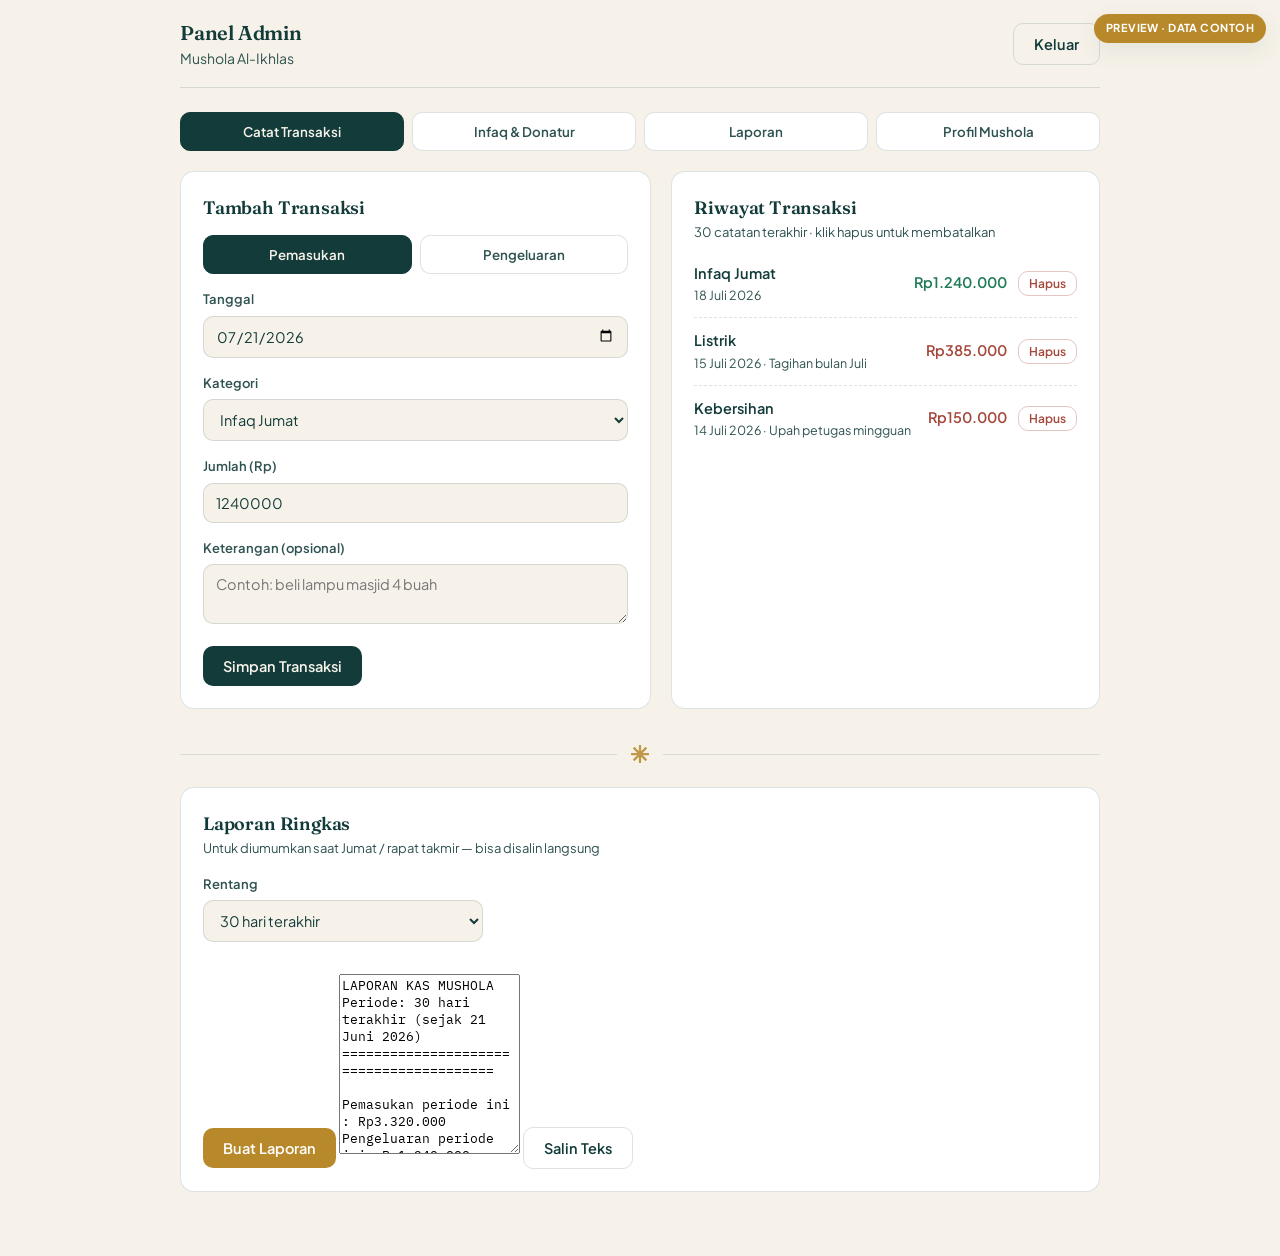
<file: preview-admin.html>
<!DOCTYPE html>
<html lang="id">
<head>
<meta charset="UTF-8">
<meta name="viewport" content="width=device-width, initial-scale=1.0">
<title>Preview — Admin Keuangan Mushola</title>
<style>
/* ============================================================
   DESIGN TOKENS
   Palet   : kertas hangat #F6F2E9, tinta teal gelap #123B39,
             emas ukir #B8892B, sage muat #DCE6DD, merah bata redup #A6473B
   Tipe    : Fraunces (display, ukiran/heading), Plus Jakarta Sans (body),
             IBM Plex Mono (angka rupiah — nuansa buku kas/ledger)
   Motif   : bintang segi-8 (rub el hizb) sebagai signature — dipakai
             tipis sebagai divider & watermark, BUKAN dekorasi berulang.
   ============================================================ */
@import url('https://fonts.googleapis.com/css2?family=Fraunces:opsz,wght@9..144,400;9..144,600;9..144,700&family=Plus+Jakarta+Sans:wght@400;500;600;700&family=IBM+Plex+Mono:wght@400;500;600&display=swap');

:root {
  --kertas: #F6F2E9;
  --kertas-redup: #EDE6D6;
  --tinta: #123B39;
  --tinta-lembut: #2E5250;
  --emas: #B8892B;
  --emas-terang: #D3A94A;
  --sage: #DCE6DD;
  --merah: #A6473B;
  --garis: rgba(18, 59, 57, 0.14);
  --bayangan: 0 8px 24px rgba(18, 59, 57, 0.08);
  --radius: 14px;
}

* { box-sizing: border-box; }

body {
  margin: 0;
  background: var(--kertas);
  color: var(--tinta);
  font-family: 'Plus Jakarta Sans', system-ui, sans-serif;
  line-height: 1.5;
  -webkit-font-smoothing: antialiased;
}

h1, h2, h3, .display {
  font-family: 'Fraunces', serif;
  font-weight: 600;
  letter-spacing: -0.01em;
  margin: 0;
}

.angka {
  font-family: 'IBM Plex Mono', monospace;
  font-variant-numeric: tabular-nums;
}

a { color: inherit; }

/* --- Layout shell --- */
.shell {
  max-width: 960px;
  margin: 0 auto;
  padding: 0 20px 64px;
}

/* --- Signature motif: bintang segi-8 sebagai divider tipis --- */
.motif-divider {
  display: flex;
  align-items: center;
  gap: 14px;
  margin: 36px 0 24px;
  opacity: 0.85;
}
.motif-divider::before,
.motif-divider::after {
  content: '';
  flex: 1;
  height: 1px;
  background: var(--garis);
}
.motif-star {
  width: 18px;
  height: 18px;
  flex-shrink: 0;
  color: var(--emas);
}

/* --- Header --- */
.header {
  padding: 40px 0 8px;
  display: flex;
  justify-content: space-between;
  align-items: flex-start;
  gap: 16px;
  flex-wrap: wrap;
}
.header .eyebrow {
  font-size: 12px;
  letter-spacing: 0.12em;
  text-transform: uppercase;
  color: var(--tinta-lembut);
  font-weight: 600;
}
.header h1 {
  font-size: clamp(28px, 4vw, 38px);
  margin-top: 4px;
}
.header .alamat {
  color: var(--tinta-lembut);
  font-size: 14px;
  margin-top: 6px;
}

/* --- Hero saldo (the thesis: angka saldo kas paling besar) --- */
.hero-saldo {
  background: var(--tinta);
  color: var(--kertas);
  border-radius: var(--radius);
  padding: 32px 28px;
  margin-top: 24px;
  position: relative;
  overflow: hidden;
  box-shadow: var(--bayangan);
}
.hero-saldo::after {
  content: '';
  position: absolute;
  right: -40px;
  top: -40px;
  width: 220px;
  height: 220px;
  background: radial-gradient(circle, rgba(211,169,74,0.18) 0%, transparent 70%);
}
.hero-saldo .label {
  font-size: 13px;
  letter-spacing: 0.08em;
  text-transform: uppercase;
  color: var(--emas-terang);
  font-weight: 600;
}
.hero-saldo .saldo-nilai {
  font-size: clamp(36px, 6vw, 56px);
  font-weight: 600;
  margin-top: 6px;
  position: relative;
}
.hero-saldo .rincian {
  display: flex;
  gap: 28px;
  margin-top: 18px;
  flex-wrap: wrap;
  position: relative;
}
.hero-saldo .rincian .item .k { font-size: 12px; color: rgba(246,242,233,0.65); }
.hero-saldo .rincian .item .v { font-size: 18px; font-weight: 600; margin-top: 2px; }
.rincian .item.masuk .v { color: #8FCBAE; }
.rincian .item.keluar .v { color: #E29188; }

/* --- Cards --- */
.grid-2 {
  display: grid;
  grid-template-columns: 1.1fr 1fr;
  gap: 20px;
  margin-top: 20px;
}
@media (max-width: 760px) { .grid-2 { grid-template-columns: 1fr; } }

.card {
  background: #fff;
  border: 1px solid var(--garis);
  border-radius: var(--radius);
  padding: 22px;
}
.card h2 {
  font-size: 18px;
}
.card .card-sub {
  font-size: 13px;
  color: var(--tinta-lembut);
  margin-top: 2px;
}

/* --- List item transaksi/donatur --- */
.list-item {
  display: flex;
  justify-content: space-between;
  align-items: center;
  padding: 12px 0;
  border-bottom: 1px dashed var(--garis);
  gap: 12px;
}
.list-item:last-child { border-bottom: none; }
.list-item .kiri .nama { font-weight: 600; font-size: 14.5px; }
.list-item .kiri .meta { font-size: 12.5px; color: var(--tinta-lembut); margin-top: 2px; }
.list-item .kanan { font-weight: 600; font-size: 14.5px; white-space: nowrap; }
.list-item .kanan.masuk { color: #1E7A54; }
.list-item .kanan.keluar { color: var(--merah); }

.tag {
  display: inline-block;
  font-size: 11px;
  padding: 2px 8px;
  border-radius: 999px;
  background: var(--sage);
  color: var(--tinta-lembut);
  font-weight: 600;
}

/* --- Empty state --- */
.empty {
  text-align: center;
  padding: 32px 12px;
  color: var(--tinta-lembut);
  font-size: 14px;
}

/* --- Footer --- */
.footer {
  margin-top: 48px;
  text-align: center;
  font-size: 12.5px;
  color: var(--tinta-lembut);
}
.footer a { text-decoration: underline; }

/* --- Forms (admin) --- */
.field { margin-bottom: 16px; }
.field label {
  display: block;
  font-size: 13px;
  font-weight: 600;
  margin-bottom: 6px;
  color: var(--tinta-lembut);
}
.field input,
.field select,
.field textarea {
  width: 100%;
  padding: 10px 12px;
  border: 1px solid var(--garis);
  border-radius: 10px;
  font-family: inherit;
  font-size: 14.5px;
  background: var(--kertas);
  color: var(--tinta);
}
.field textarea { resize: vertical; min-height: 60px; }
.field input:focus,
.field select:focus,
.field textarea:focus {
  outline: 2px solid var(--emas-terang);
  outline-offset: 1px;
}

.btn {
  display: inline-flex;
  align-items: center;
  gap: 8px;
  padding: 11px 20px;
  border-radius: 10px;
  border: none;
  font-family: inherit;
  font-weight: 600;
  font-size: 14.5px;
  cursor: pointer;
  transition: transform 0.08s ease, opacity 0.15s ease;
}
.btn:active { transform: scale(0.98); }
.btn-primary { background: var(--tinta); color: var(--kertas); }
.btn-primary:hover { background: var(--tinta-lembut); }
.btn-gold { background: var(--emas); color: #fff; }
.btn-gold:hover { background: var(--emas-terang); }
.btn-outline { background: transparent; border: 1px solid var(--garis); color: var(--tinta); }
.btn-outline:hover { background: var(--sage); }
.btn-danger { background: transparent; color: var(--merah); border: 1px solid rgba(166,71,59,0.3); }
.btn-danger:hover { background: rgba(166,71,59,0.08); }
.btn:disabled { opacity: 0.5; cursor: not-allowed; }

.toggle-group { display: flex; gap: 8px; }
.toggle-group button {
  flex: 1;
  padding: 10px;
  border-radius: 10px;
  border: 1px solid var(--garis);
  background: #fff;
  font-family: inherit;
  font-weight: 600;
  cursor: pointer;
  color: var(--tinta-lembut);
}
.toggle-group button.active {
  background: var(--tinta);
  border-color: var(--tinta);
  color: var(--kertas);
}

.tabel-wrap { overflow-x: auto; }
table { width: 100%; border-collapse: collapse; font-size: 14px; }
th, td { text-align: left; padding: 10px 8px; border-bottom: 1px solid var(--garis); }
th { font-size: 12px; text-transform: uppercase; letter-spacing: 0.04em; color: var(--tinta-lembut); }

.toast {
  position: fixed;
  bottom: 24px;
  left: 50%;
  transform: translateX(-50%);
  background: var(--tinta);
  color: var(--kertas);
  padding: 12px 20px;
  border-radius: 10px;
  font-size: 14px;
  font-weight: 500;
  box-shadow: var(--bayangan);
  z-index: 100;
  animation: toast-in 0.2s ease;
}
.toast.error { background: var(--merah); }
@keyframes toast-in {
  from { opacity: 0; transform: translate(-50%, 8px); }
  to { opacity: 1; transform: translate(-50%, 0); }
}

.login-box {
  max-width: 380px;
  margin: 12vh auto 0;
  background: #fff;
  border: 1px solid var(--garis);
  border-radius: var(--radius);
  padding: 32px 28px;
  box-shadow: var(--bayangan);
}

.admin-topbar {
  display: flex;
  justify-content: space-between;
  align-items: center;
  padding: 18px 0;
  border-bottom: 1px solid var(--garis);
  margin-bottom: 24px;
}
.admin-topbar .nama-mushola { font-size: 14px; color: var(--tinta-lembut); }

@media (prefers-reduced-motion: reduce) {
  * { animation: none !important; transition: none !important; }
}

.preview-badge {
  position: fixed; top: 14px; right: 14px;
  background: var(--emas); color: #fff; font-size: 11px; font-weight: 700;
  letter-spacing: .04em; padding: 6px 12px; border-radius: 999px; z-index: 50;
  box-shadow: var(--bayangan);
}
</style>
</head>
<body>
<div class="preview-badge">PREVIEW · DATA CONTOH</div>

<div class="shell">
  <div class="admin-topbar">
    <div>
      <h1 style="font-size:20px;">Panel Admin</h1>
      <div class="nama-mushola">Mushola Al-Ikhlas</div>
    </div>
    <button class="btn btn-outline">Keluar</button>
  </div>

  <div class="toggle-group">
    <button class="active">Catat Transaksi</button>
    <button>Infaq &amp; Donatur</button>
    <button>Laporan</button>
    <button>Profil Mushola</button>
  </div>

  <div style="margin-top:20px;">
    <div class="grid-2">
      <div class="card">
        <h2>Tambah Transaksi</h2>
        <div style="margin-top:14px;">
          <div class="toggle-group" style="margin-bottom:16px;">
            <button class="active">Pemasukan</button>
            <button>Pengeluaran</button>
          </div>
          <div class="field">
            <label>Tanggal</label>
            <input type="date" value="2026-07-21">
          </div>
          <div class="field">
            <label>Kategori</label>
            <select><option>Infaq Jumat</option></select>
          </div>
          <div class="field">
            <label>Jumlah (Rp)</label>
            <input type="number" value="1240000">
          </div>
          <div class="field">
            <label>Keterangan (opsional)</label>
            <textarea placeholder="Contoh: beli lampu masjid 4 buah"></textarea>
          </div>
          <button class="btn btn-primary">Simpan Transaksi</button>
        </div>
      </div>

      <div class="card">
        <h2>Riwayat Transaksi</h2>
        <div class="card-sub">30 catatan terakhir · klik hapus untuk membatalkan</div>
        <div style="margin-top:8px;">
          <div class="list-item">
            <div class="kiri"><div class="nama">Infaq Jumat</div><div class="meta">18 Juli 2026</div></div>
            <div class="kanan masuk">Rp1.240.000 <button class="btn btn-danger" style="padding:4px 10px;font-size:12px;margin-left:8px;">Hapus</button></div>
          </div>
          <div class="list-item">
            <div class="kiri"><div class="nama">Listrik</div><div class="meta">15 Juli 2026 · Tagihan bulan Juli</div></div>
            <div class="kanan keluar">Rp385.000 <button class="btn btn-danger" style="padding:4px 10px;font-size:12px;margin-left:8px;">Hapus</button></div>
          </div>
          <div class="list-item">
            <div class="kiri"><div class="nama">Kebersihan</div><div class="meta">14 Juli 2026 · Upah petugas mingguan</div></div>
            <div class="kanan keluar">Rp150.000 <button class="btn btn-danger" style="padding:4px 10px;font-size:12px;margin-left:8px;">Hapus</button></div>
          </div>
        </div>
      </div>
    </div>
  </div>

  <div class="motif-divider">
    <svg class="motif-star" viewBox="0 0 24 24" fill="currentColor"><g><rect x="10.5" y="0" width="3" height="24" rx="0.5"/><rect x="10.5" y="0" width="3" height="24" rx="0.5" transform="rotate(45 12 12)"/><rect x="10.5" y="0" width="3" height="24" rx="0.5" transform="rotate(90 12 12)"/><rect x="10.5" y="0" width="3" height="24" rx="0.5" transform="rotate(135 12 12)"/></g></svg>
  </div>

  <div class="card">
    <h2>Laporan Ringkas</h2>
    <div class="card-sub">Untuk diumumkan saat Jumat / rapat takmir — bisa disalin langsung</div>
    <div class="field" style="margin-top:16px;max-width:280px;">
      <label>Rentang</label>
      <select><option>30 hari terakhir</option></select>
    </div>
    <button class="btn btn-gold">Buat Laporan</button>
    <textarea readonly style="margin-top:16px;min-height:180px;font-family:'IBM Plex Mono',monospace;font-size:13px;white-space:pre-wrap;">LAPORAN KAS MUSHOLA
Periode: 30 hari terakhir (sejak 21 Juni 2026)
========================================

Pemasukan periode ini : Rp3.320.000
Pengeluaran periode ini: Rp1.240.000
Selisih periode ini    : Rp2.080.000

Saldo kas keseluruhan  : Rp8.420.000
========================================

RINCIAN TRANSAKSI:
21 Jun 2026 | + Rp1.900.000 | Infaq Jumat
02 Jul 2026 | - Rp385.000 | Listrik - Tagihan bulan Juli
18 Jul 2026 | + Rp1.240.000 | Infaq Jumat

Barakallahu fiikum, jazaakumullahu khairan atas segala infaq dan perhatiannya.</textarea>
    <button class="btn btn-outline" style="margin-top:10px;">Salin Teks</button>
  </div>
</div>
</body>
</html>
</file>
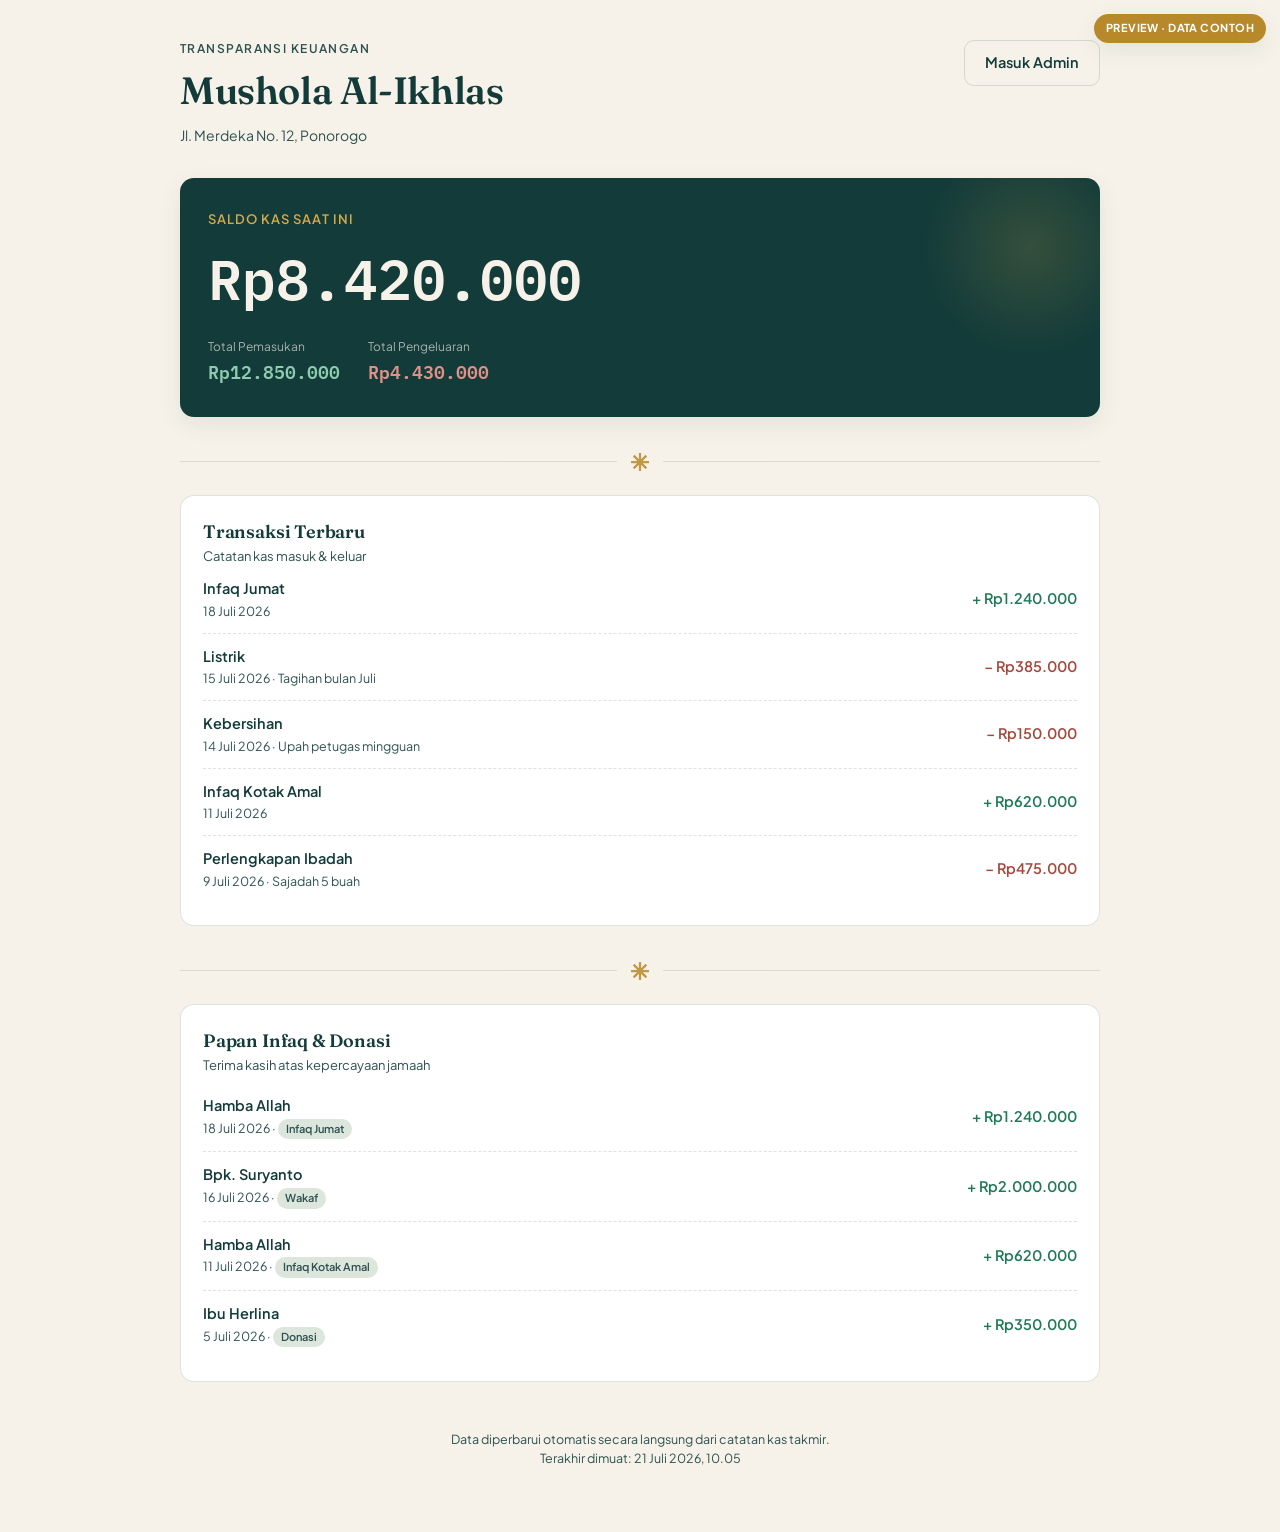
<file: preview-dashboard.html>
<!DOCTYPE html>
<html lang="id">
<head>
<meta charset="UTF-8">
<meta name="viewport" content="width=device-width, initial-scale=1.0">
<title>Preview — Dashboard Keuangan Mushola</title>
<style>
/* ============================================================
   DESIGN TOKENS
   Palet   : kertas hangat #F6F2E9, tinta teal gelap #123B39,
             emas ukir #B8892B, sage muat #DCE6DD, merah bata redup #A6473B
   Tipe    : Fraunces (display, ukiran/heading), Plus Jakarta Sans (body),
             IBM Plex Mono (angka rupiah — nuansa buku kas/ledger)
   Motif   : bintang segi-8 (rub el hizb) sebagai signature — dipakai
             tipis sebagai divider & watermark, BUKAN dekorasi berulang.
   ============================================================ */
@import url('https://fonts.googleapis.com/css2?family=Fraunces:opsz,wght@9..144,400;9..144,600;9..144,700&family=Plus+Jakarta+Sans:wght@400;500;600;700&family=IBM+Plex+Mono:wght@400;500;600&display=swap');

:root {
  --kertas: #F6F2E9;
  --kertas-redup: #EDE6D6;
  --tinta: #123B39;
  --tinta-lembut: #2E5250;
  --emas: #B8892B;
  --emas-terang: #D3A94A;
  --sage: #DCE6DD;
  --merah: #A6473B;
  --garis: rgba(18, 59, 57, 0.14);
  --bayangan: 0 8px 24px rgba(18, 59, 57, 0.08);
  --radius: 14px;
}

* { box-sizing: border-box; }

body {
  margin: 0;
  background: var(--kertas);
  color: var(--tinta);
  font-family: 'Plus Jakarta Sans', system-ui, sans-serif;
  line-height: 1.5;
  -webkit-font-smoothing: antialiased;
}

h1, h2, h3, .display {
  font-family: 'Fraunces', serif;
  font-weight: 600;
  letter-spacing: -0.01em;
  margin: 0;
}

.angka {
  font-family: 'IBM Plex Mono', monospace;
  font-variant-numeric: tabular-nums;
}

a { color: inherit; }

/* --- Layout shell --- */
.shell {
  max-width: 960px;
  margin: 0 auto;
  padding: 0 20px 64px;
}

/* --- Signature motif: bintang segi-8 sebagai divider tipis --- */
.motif-divider {
  display: flex;
  align-items: center;
  gap: 14px;
  margin: 36px 0 24px;
  opacity: 0.85;
}
.motif-divider::before,
.motif-divider::after {
  content: '';
  flex: 1;
  height: 1px;
  background: var(--garis);
}
.motif-star {
  width: 18px;
  height: 18px;
  flex-shrink: 0;
  color: var(--emas);
}

/* --- Header --- */
.header {
  padding: 40px 0 8px;
  display: flex;
  justify-content: space-between;
  align-items: flex-start;
  gap: 16px;
  flex-wrap: wrap;
}
.header .eyebrow {
  font-size: 12px;
  letter-spacing: 0.12em;
  text-transform: uppercase;
  color: var(--tinta-lembut);
  font-weight: 600;
}
.header h1 {
  font-size: clamp(28px, 4vw, 38px);
  margin-top: 4px;
}
.header .alamat {
  color: var(--tinta-lembut);
  font-size: 14px;
  margin-top: 6px;
}

/* --- Hero saldo (the thesis: angka saldo kas paling besar) --- */
.hero-saldo {
  background: var(--tinta);
  color: var(--kertas);
  border-radius: var(--radius);
  padding: 32px 28px;
  margin-top: 24px;
  position: relative;
  overflow: hidden;
  box-shadow: var(--bayangan);
}
.hero-saldo::after {
  content: '';
  position: absolute;
  right: -40px;
  top: -40px;
  width: 220px;
  height: 220px;
  background: radial-gradient(circle, rgba(211,169,74,0.18) 0%, transparent 70%);
}
.hero-saldo .label {
  font-size: 13px;
  letter-spacing: 0.08em;
  text-transform: uppercase;
  color: var(--emas-terang);
  font-weight: 600;
}
.hero-saldo .saldo-nilai {
  font-size: clamp(36px, 6vw, 56px);
  font-weight: 600;
  margin-top: 6px;
  position: relative;
}
.hero-saldo .rincian {
  display: flex;
  gap: 28px;
  margin-top: 18px;
  flex-wrap: wrap;
  position: relative;
}
.hero-saldo .rincian .item .k { font-size: 12px; color: rgba(246,242,233,0.65); }
.hero-saldo .rincian .item .v { font-size: 18px; font-weight: 600; margin-top: 2px; }
.rincian .item.masuk .v { color: #8FCBAE; }
.rincian .item.keluar .v { color: #E29188; }

/* --- Cards --- */
.grid-2 {
  display: grid;
  grid-template-columns: 1.1fr 1fr;
  gap: 20px;
  margin-top: 20px;
}
@media (max-width: 760px) { .grid-2 { grid-template-columns: 1fr; } }

.card {
  background: #fff;
  border: 1px solid var(--garis);
  border-radius: var(--radius);
  padding: 22px;
}
.card h2 {
  font-size: 18px;
}
.card .card-sub {
  font-size: 13px;
  color: var(--tinta-lembut);
  margin-top: 2px;
}

/* --- List item transaksi/donatur --- */
.list-item {
  display: flex;
  justify-content: space-between;
  align-items: center;
  padding: 12px 0;
  border-bottom: 1px dashed var(--garis);
  gap: 12px;
}
.list-item:last-child { border-bottom: none; }
.list-item .kiri .nama { font-weight: 600; font-size: 14.5px; }
.list-item .kiri .meta { font-size: 12.5px; color: var(--tinta-lembut); margin-top: 2px; }
.list-item .kanan { font-weight: 600; font-size: 14.5px; white-space: nowrap; }
.list-item .kanan.masuk { color: #1E7A54; }
.list-item .kanan.keluar { color: var(--merah); }

.tag {
  display: inline-block;
  font-size: 11px;
  padding: 2px 8px;
  border-radius: 999px;
  background: var(--sage);
  color: var(--tinta-lembut);
  font-weight: 600;
}

/* --- Empty state --- */
.empty {
  text-align: center;
  padding: 32px 12px;
  color: var(--tinta-lembut);
  font-size: 14px;
}

/* --- Footer --- */
.footer {
  margin-top: 48px;
  text-align: center;
  font-size: 12.5px;
  color: var(--tinta-lembut);
}
.footer a { text-decoration: underline; }

/* --- Forms (admin) --- */
.field { margin-bottom: 16px; }
.field label {
  display: block;
  font-size: 13px;
  font-weight: 600;
  margin-bottom: 6px;
  color: var(--tinta-lembut);
}
.field input,
.field select,
.field textarea {
  width: 100%;
  padding: 10px 12px;
  border: 1px solid var(--garis);
  border-radius: 10px;
  font-family: inherit;
  font-size: 14.5px;
  background: var(--kertas);
  color: var(--tinta);
}
.field textarea { resize: vertical; min-height: 60px; }
.field input:focus,
.field select:focus,
.field textarea:focus {
  outline: 2px solid var(--emas-terang);
  outline-offset: 1px;
}

.btn {
  display: inline-flex;
  align-items: center;
  gap: 8px;
  padding: 11px 20px;
  border-radius: 10px;
  border: none;
  font-family: inherit;
  font-weight: 600;
  font-size: 14.5px;
  cursor: pointer;
  transition: transform 0.08s ease, opacity 0.15s ease;
}
.btn:active { transform: scale(0.98); }
.btn-primary { background: var(--tinta); color: var(--kertas); }
.btn-primary:hover { background: var(--tinta-lembut); }
.btn-gold { background: var(--emas); color: #fff; }
.btn-gold:hover { background: var(--emas-terang); }
.btn-outline { background: transparent; border: 1px solid var(--garis); color: var(--tinta); }
.btn-outline:hover { background: var(--sage); }
.btn-danger { background: transparent; color: var(--merah); border: 1px solid rgba(166,71,59,0.3); }
.btn-danger:hover { background: rgba(166,71,59,0.08); }
.btn:disabled { opacity: 0.5; cursor: not-allowed; }

.toggle-group { display: flex; gap: 8px; }
.toggle-group button {
  flex: 1;
  padding: 10px;
  border-radius: 10px;
  border: 1px solid var(--garis);
  background: #fff;
  font-family: inherit;
  font-weight: 600;
  cursor: pointer;
  color: var(--tinta-lembut);
}
.toggle-group button.active {
  background: var(--tinta);
  border-color: var(--tinta);
  color: var(--kertas);
}

.tabel-wrap { overflow-x: auto; }
table { width: 100%; border-collapse: collapse; font-size: 14px; }
th, td { text-align: left; padding: 10px 8px; border-bottom: 1px solid var(--garis); }
th { font-size: 12px; text-transform: uppercase; letter-spacing: 0.04em; color: var(--tinta-lembut); }

.toast {
  position: fixed;
  bottom: 24px;
  left: 50%;
  transform: translateX(-50%);
  background: var(--tinta);
  color: var(--kertas);
  padding: 12px 20px;
  border-radius: 10px;
  font-size: 14px;
  font-weight: 500;
  box-shadow: var(--bayangan);
  z-index: 100;
  animation: toast-in 0.2s ease;
}
.toast.error { background: var(--merah); }
@keyframes toast-in {
  from { opacity: 0; transform: translate(-50%, 8px); }
  to { opacity: 1; transform: translate(-50%, 0); }
}

.login-box {
  max-width: 380px;
  margin: 12vh auto 0;
  background: #fff;
  border: 1px solid var(--garis);
  border-radius: var(--radius);
  padding: 32px 28px;
  box-shadow: var(--bayangan);
}

.admin-topbar {
  display: flex;
  justify-content: space-between;
  align-items: center;
  padding: 18px 0;
  border-bottom: 1px solid var(--garis);
  margin-bottom: 24px;
}
.admin-topbar .nama-mushola { font-size: 14px; color: var(--tinta-lembut); }

@media (prefers-reduced-motion: reduce) {
  * { animation: none !important; transition: none !important; }
}


/* --- badge khusus preview --- */
.preview-badge {
  position: fixed;
  top: 14px;
  right: 14px;
  background: var(--emas);
  color: #fff;
  font-size: 11px;
  font-weight: 700;
  letter-spacing: .04em;
  padding: 6px 12px;
  border-radius: 999px;
  z-index: 50;
  box-shadow: var(--bayangan);
}
</style>
</head>
<body>
<div class="preview-badge">PREVIEW · DATA CONTOH</div>

<div class="shell">

  <div class="header">
    <div>
      <div class="eyebrow">Transparansi Keuangan</div>
      <h1>Mushola Al-Ikhlas</h1>
      <div class="alamat">Jl. Merdeka No. 12, Ponorogo</div>
    </div>
    <a href="#" class="btn btn-outline" style="text-decoration:none;">Masuk Admin</a>
  </div>

  <div class="hero-saldo">
    <div class="label">Saldo Kas Saat Ini</div>
    <div class="saldo-nilai angka">Rp8.420.000</div>
    <div class="rincian">
      <div class="item masuk">
        <div class="k">Total Pemasukan</div>
        <div class="v angka">Rp12.850.000</div>
      </div>
      <div class="item keluar">
        <div class="k">Total Pengeluaran</div>
        <div class="v angka">Rp4.430.000</div>
      </div>
    </div>
  </div>

  <div class="motif-divider">
    <svg class="motif-star" viewBox="0 0 24 24" fill="currentColor"><g><rect x="10.5" y="0" width="3" height="24" rx="0.5"/><rect x="10.5" y="0" width="3" height="24" rx="0.5" transform="rotate(45 12 12)"/><rect x="10.5" y="0" width="3" height="24" rx="0.5" transform="rotate(90 12 12)"/><rect x="10.5" y="0" width="3" height="24" rx="0.5" transform="rotate(135 12 12)"/></g></svg>
  </div>

  <div class="card">
    <h2>Transaksi Terbaru</h2>
    <div class="card-sub">Catatan kas masuk & keluar</div>
    <div id="listTransaksi">
        <div class="list-item">
          <div class="kiri"><div class="nama">Infaq Jumat</div><div class="meta">18 Juli 2026</div></div>
          <div class="kanan masuk">+ Rp1.240.000</div>
        </div>
        <div class="list-item">
          <div class="kiri"><div class="nama">Listrik</div><div class="meta">15 Juli 2026 · Tagihan bulan Juli</div></div>
          <div class="kanan keluar">&minus; Rp385.000</div>
        </div>
        <div class="list-item">
          <div class="kiri"><div class="nama">Kebersihan</div><div class="meta">14 Juli 2026 · Upah petugas mingguan</div></div>
          <div class="kanan keluar">&minus; Rp150.000</div>
        </div>
        <div class="list-item">
          <div class="kiri"><div class="nama">Infaq Kotak Amal</div><div class="meta">11 Juli 2026</div></div>
          <div class="kanan masuk">+ Rp620.000</div>
        </div>
        <div class="list-item">
          <div class="kiri"><div class="nama">Perlengkapan Ibadah</div><div class="meta">9 Juli 2026 · Sajadah 5 buah</div></div>
          <div class="kanan keluar">&minus; Rp475.000</div>
        </div>
      </div>
  </div>

  <div class="motif-divider">
    <svg class="motif-star" viewBox="0 0 24 24" fill="currentColor"><g><rect x="10.5" y="0" width="3" height="24" rx="0.5"/><rect x="10.5" y="0" width="3" height="24" rx="0.5" transform="rotate(45 12 12)"/><rect x="10.5" y="0" width="3" height="24" rx="0.5" transform="rotate(90 12 12)"/><rect x="10.5" y="0" width="3" height="24" rx="0.5" transform="rotate(135 12 12)"/></g></svg>
  </div>

  <div class="card">
    <h2>Papan Infaq &amp; Donasi</h2>
    <div class="card-sub">Terima kasih atas kepercayaan jamaah</div>
    <div style="margin-top:8px;">
      <div class="list-item">
        <div class="kiri"><div class="nama">Hamba Allah</div><div class="meta">18 Juli 2026 · <span class="tag">Infaq Jumat</span></div></div>
        <div class="kanan masuk">+ Rp1.240.000</div>
      </div>
      <div class="list-item">
        <div class="kiri"><div class="nama">Bpk. Suryanto</div><div class="meta">16 Juli 2026 · <span class="tag">Wakaf</span></div></div>
        <div class="kanan masuk">+ Rp2.000.000</div>
      </div>
      <div class="list-item">
        <div class="kiri"><div class="nama">Hamba Allah</div><div class="meta">11 Juli 2026 · <span class="tag">Infaq Kotak Amal</span></div></div>
        <div class="kanan masuk">+ Rp620.000</div>
      </div>
      <div class="list-item">
        <div class="kiri"><div class="nama">Ibu Herlina</div><div class="meta">5 Juli 2026 · <span class="tag">Donasi</span></div></div>
        <div class="kanan masuk">+ Rp350.000</div>
      </div>
    </div>
  </div>

  <div class="footer">
    Data diperbarui otomatis secara langsung dari catatan kas takmir.<br>
    <span>Terakhir dimuat: 21 Juli 2026, 10.05</span>
  </div>

</div>

</body>
</html>
</file>
